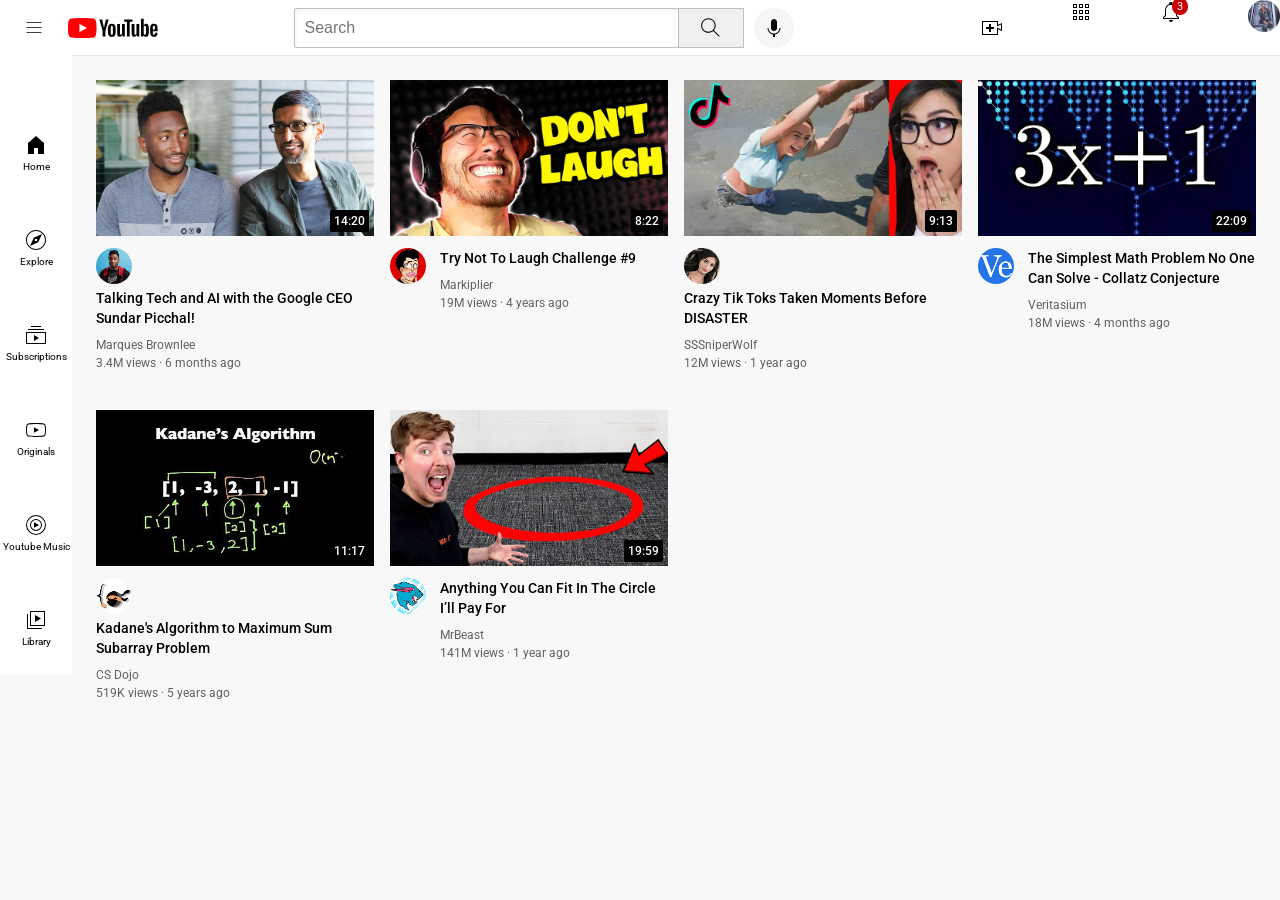
<file: index.html>
<!DOCTYPE html>
<html>
  <head>
    <title>Youtube.com Clone</title>

    <link rel="preconnect" href="https://fonts.googleapis.com" />
    <link rel="preconnect" href="https://fonts.gstatic.com" crossorigin />
    <link
      href="https://fonts.googleapis.com/css2?family=Roboto:wght@400;500;700&display=swap"
      rel="stylesheet"
    />

    <link rel="stylesheet" href="styles/general.css" />
    <link rel="stylesheet" href="styles/header.css" />
    <link rel="stylesheet" href="styles/video.css" />
    <link rel="stylesheet" href="styles/sidebar.css" />
  </head>
  <body>
    <div class="header">
      <div class="left-section">
        <img class="hamburger-menu" src="icons/hamburger-menu.svg" />
        <img class="youtube-logo" src="icons/youtube-logo.svg" />
      </div>
      <div class="middle-section">
        <input class="search-bar" type="text" placeholder="Search" />
        <button class="search-button">
          <img class="search-icon" src="icons/search.svg" />
          <div class="tooltip">Search</div>
        </button>
        <button class="voice-search-button">
          <img class="voice-search-icon" src="icons/voice-search-icon.svg" />
          <div class="tooltip">Search with your voice</div>
        </button>
      </div>
      <div class="right-section"></div>
      <div class="upload-icon-container">
        <img class="upload-icon" src="icons/upload.svg" />
        <div class="tooltip">Create</div>
      </div>

      <img class="youtube-apps-icon" src="icons/youtube-apps.svg" />
      <div class="notifications-icon-container">
        <img class="notifications-icon" src="icons/notifications.svg" />
        <div class="notifications-count">3</div>
      </div>
      <img
        class="current-user-picture"
        src="thumbnails/channel-pictures/channels4_profile.jpg"
      />
    </div>

    <div class="sidebar">
      <div class="sidebar-link">
        <img src="icons/home.svg" />
        <div>Home</div>
      </div>
      <div class="sidebar-link">
        <img src="icons/explore.svg" />
        <div>Explore</div>
      </div>
      <div class="sidebar-link">
        <img src="icons/subscriptions.svg" />
        <div>Subscriptions</div>
      </div>
      <div class="sidebar-link">
        <img src="icons/originals.svg" />
        <div>Originals</div>
      </div>
      <div class="sidebar-link">
        <img src="icons/youtube-music.svg" />
        <div>Youtube Music</div>
      </div>
      <div class="sidebar-link">
        <img src="icons/library.svg" />
        <div>Library</div>
      </div>
    </div>

    <div class="video-grid">
      <div class="video-preview">
        <div class="thumbnail-row">
          <img class="thumbnail" src="thumbnails/thumbnail-1.webp" />
          <div class="video-time">14:20</div>
        </div>
        <div>
          <div class="channel-pictures">
            <img
              class="profile-picture"
              src="thumbnails/channel-pictures/channel-1.jpeg"
            />
          </div>
          <div class="video-info">
            <p class="video-title">
              Talking Tech and AI with the Google CEO Sundar Picchal!
            </p>
            <p class="video-author">Marques Brownlee</p>
            <p class="video-stats">3.4M views &#183; 6 months ago</p>
          </div>
        </div>
      </div>

      <div class="video-preview">
        <div class="thumbnail-row">
          <img class="thumbnail" src="thumbnails/thumbnail-2.webp" />
          <div class="video-time">8:22</div>
        </div>
        <div class="video-info-grid">
          <div class="channel-pictures">
            <img
              class="profile-picture"
              src="thumbnails/channel-pictures/channel-2.jpeg"
            />
          </div>
          <div class="video-info">
            <p class="video-title">Try Not To Laugh Challenge #9</p>
            <p class="video-author">Markiplier</p>
            <p class="video-stats">19M views &#183; 4 years ago</p>
          </div>
        </div>
      </div>

      <div class="video-preview">
        <div class="thumbnail-row">
          <img class="thumbnail" src="thumbnails/thumbnail-3.webp" />
          <div class="video-time">9:13</div>
        </div>
        <div>
          <div class="channel-pictures">
            <img
              class="profile-picture"
              src="thumbnails/channel-pictures/channel-3.jpeg"
            />
          </div>
          <div class="video-info">
            <p class="video-title">
              Crazy Tik Toks Taken Moments Before DISASTER
            </p>
            <p class="video-author">SSSniperWolf</p>
            <p class="video-stats">12M views · 1 year ago</p>
          </div>
        </div>
      </div>

      <div class="video-preview">
        <div class="thumbnail-row">
          <img class="thumbnail" src="thumbnails/thumbnail-4.webp" />
          <div class="video-time">22:09</div>
        </div>
        <div class="video-info-grid">
          <div class="channel-pictures">
            <img
              class="profile-picture"
              src="thumbnails/channel-pictures/channel-4.jpeg"
            />
          </div>
          <div class="video-info">
            <p class="video-title">
              The Simplest Math Problem No One Can Solve - Collatz Conjecture
            </p>
            <p class="video-author">Veritasium</p>
            <p class="video-stats">18M views · 4 months ago</p>
          </div>
        </div>
      </div>

      <div class="video-preview">
        <div class="thumbnail-row">
          <img class="thumbnail" src="thumbnails/thumbnail-5.webp" />
          <div class="video-time">11:17</div>
        </div>
        <div>
          <div class="channel-pictures">
            <img
              class="profile-picture"
              src="thumbnails/channel-pictures/channel-5.jpeg"
            />
          </div>
          <div class="video-info">
            <p class="video-title">
              Kadane's Algorithm to Maximum Sum Subarray Problem
            </p>
            <p class="video-author">CS Dojo</p>
            <p class="video-stats">519K views · 5 years ago</p>
          </div>
        </div>
      </div>

      <div class="video-preview">
        <div class="thumbnail-row">
          <img class="thumbnail" src="thumbnails/thumbnail-6.webp" />
          <div class="video-time">19:59</div>
        </div>
        <div class="video-info-grid">
          <div class="channel-pictures">
            <img
              class="profile-picture"
              src="thumbnails/channel-pictures/channel-6.jpeg"
            />
          </div>
          <div class="video-info">
            <p class="video-title">
              Anything You Can Fit In The Circle I’ll Pay For
            </p>
            <p class="video-author">MrBeast</p>
            <p class="video-stats">141M views · 1 year ago</p>
          </div>
        </div>
      </div>
    </div>
  </body>
</html>
</file>
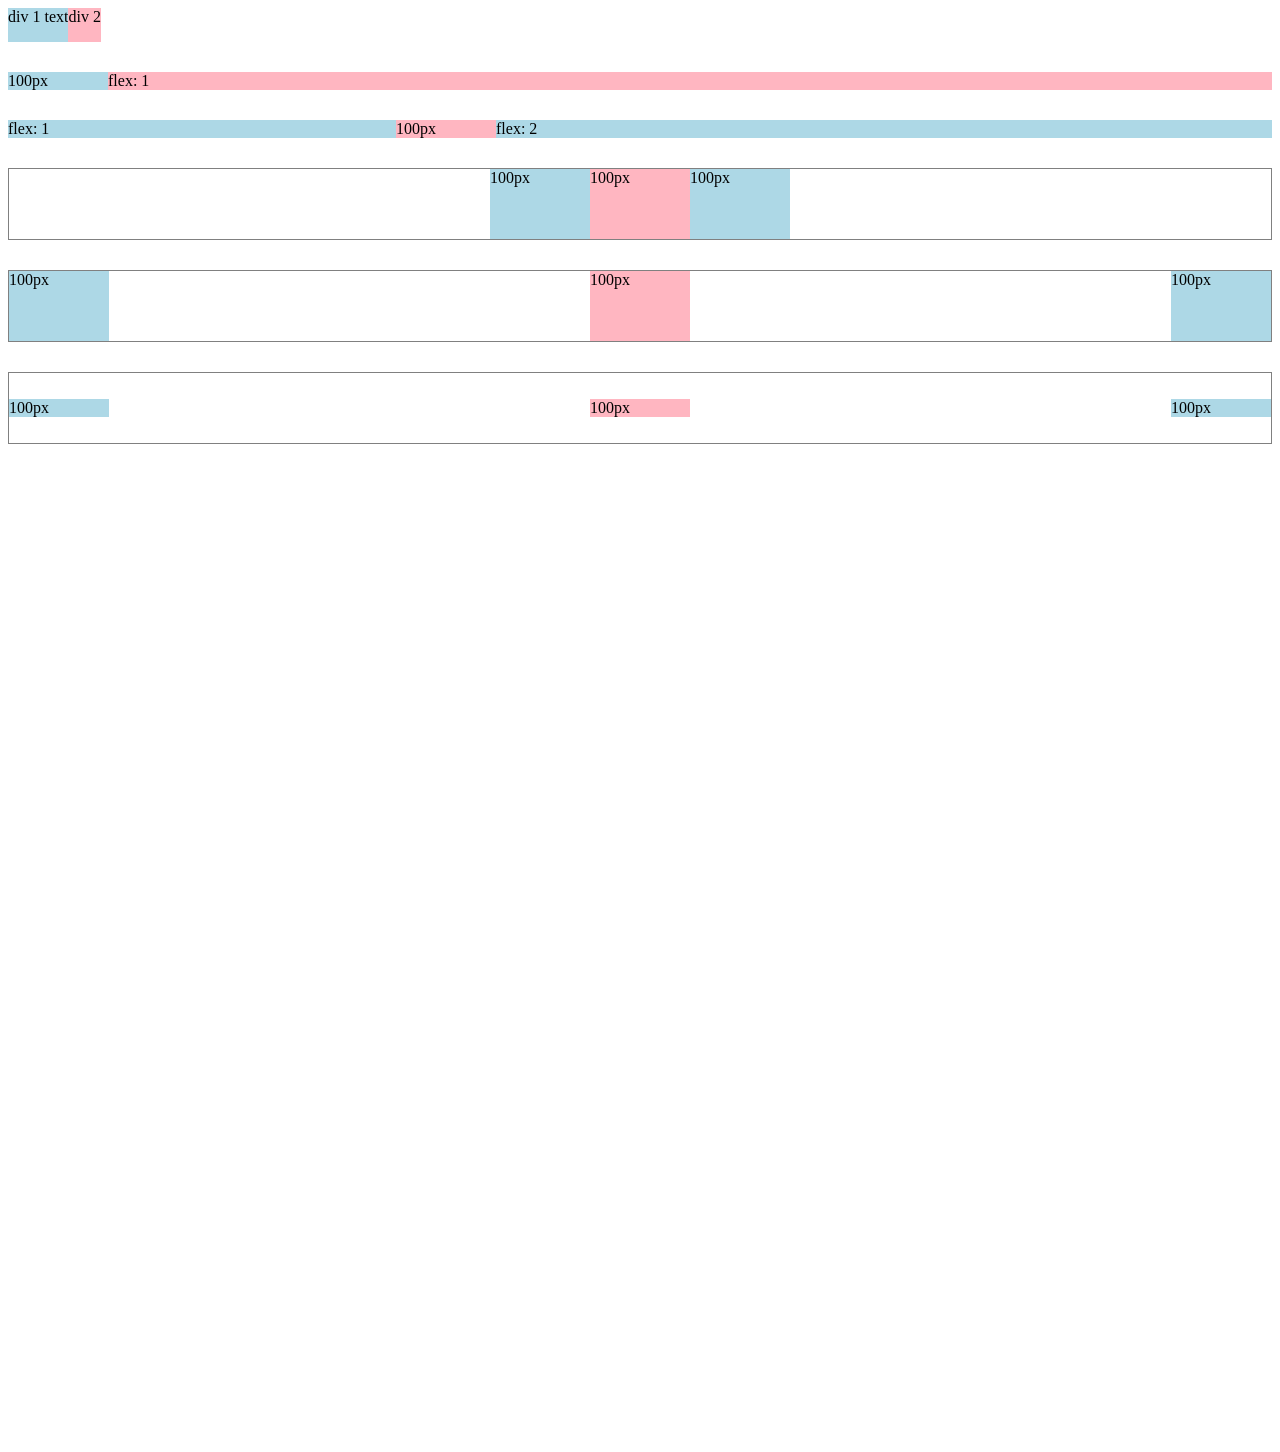
<file: flexbox.html>
<!DOCTYPE html>
<html>
  <head>
    <title>Flexbox Practice</title>
  </head>
  <body style="padding-bottom: 1000px;">
    <div style="
      display: flex;
      flex-direction: row;

      ">
      <div style="background-color:lightblue;">div 1 text</div>
      <div style="background-color:lightpink;">div 2 <p></p></div>
    </div>

    <div style="
      margin-top: 30px;
      display: flex;
      flex-direction: row;
    ">
      <div style="
      background-color:lightblue;
      width: 100px;
    ">100px</div>
      <div style="
      background-color:lightpink;
      flex: 1;
      ">flex: 1</div>
    </div>


          <div style="
            margin-top: 30px;
            display: flex;
            flex-direction: row;
          ">
            
            <div style="
            background-color:lightblue;
            flex: 1;
          ">flex: 1</div>
            <div style="
            background-color:lightpink;
            width: 100px;
          ">100px</div>
       <div style="
          background-color:lightblue;
          flex: 2;
     ">flex: 2</div>
    </div>

          <div style="
          margin-top: 30px;
          height: 70px;
          border-width: 1px;
          border-style: solid;
          border-color: gray;

          display: flex;
          flex-direction: row;
          justify-content: center;
        ">
          <div style="
          background-color:lightblue;
          width: 100px;
        ">100px</div>
          <div style="
          background-color:lightpink;
          width: 100px;
        ">100px</div>
      <div style="
        background-color:lightblue;
        width: 100px;
      ">100px</div>
      </div>

          <div style="
          margin-top: 30px;
          height: 70px;
          border-width: 1px;
          border-style: solid;
          border-color: gray;

          display: flex;
          flex-direction: row;
          justify-content: space-between;
        ">
          <div style="
          background-color:lightblue;
          width: 100px;
        ">100px</div>
          <div style="
          background-color:lightpink;
          width: 100px;
        ">100px</div>
      <div style="
        background-color:lightblue;
        width: 100px;
      ">100px</div>
      </div>

          <div style="
          margin-top: 30px;
          height: 70px;
          border-width: 1px;
          border-style: solid;
          border-color: gray;

          display: flex;
          flex-direction: row;
          justify-content: space-between;
          align-items: center;
        ">
          <div style="
          background-color:lightblue;
          width: 100px;
        ">100px</div>
          <div style="
          background-color:lightpink;
          width: 100px;
        ">100px</div>
      <div style="
        background-color:lightblue;
        width: 100px;
      ">100px</div>
      </div>
  </body>
</html>
</file>
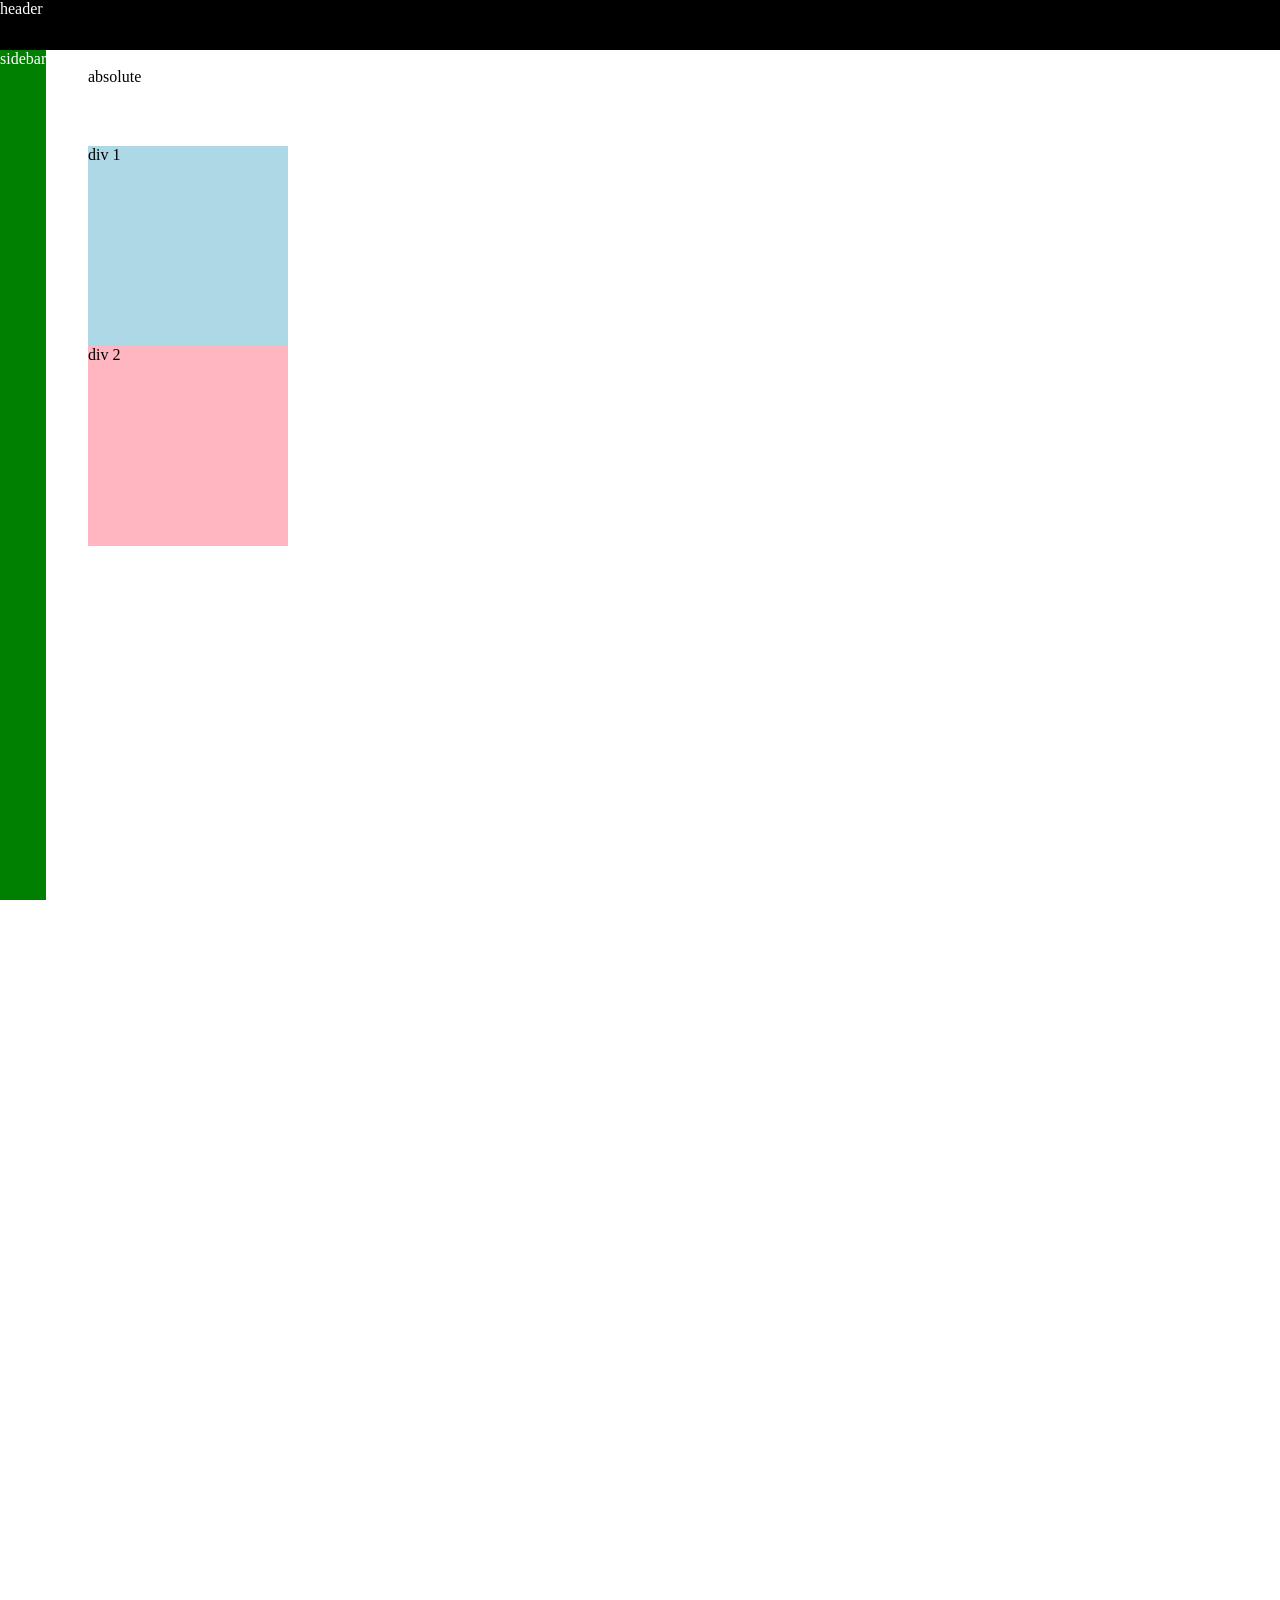
<file: position.html>
<!DOCTYPE html>
<html>
  <head>
    <title>Position Practice</title>
  </head>
  <body style="
  height: 3000px;
  padding-top: 60px;
  padding-left: 80px;
  ">
    <div style="
    background-color: black;
    color: white;
    position: fixed;
    top: 0;
    left: 0;
    right: 0;
    height: 50px;
      ">header</div>
      <div style="
      background-color: green;
      color: white;
      position: fixed;
      left: 0;
      bottom: 0;
      top: 50px;
      ">
      sidebar</div>
 
    <div>
      absolute
    </div>

    <div style="
    background-color: lightblue;
    height: 200px;
    width: 200px;
    position: static;
    margin-top: 60px;
    ">div 1</div>
    <div style="
    background-color: lightpink;
    height: 200px;
    width: 200px;
    ">div 2</div>
  </body>
</html>
</file>
<file: styles/general.css>
p {
  font-family: Roboto, Arial;
  margin-top: 0;
  margin-bottom: 0;
}

body {
  font-family: Roboto, Arial;
  margin: 0;
  padding-top: 80px;
  padding-left: 96px;
  padding-right: 24px;
  background-color: rgb(248, 248, 248);
}
</file>
<file: styles/header.css>
.header {
  height: 55px;

  display: flex;
  flex-direction: row;
  justify-content: space-between;

  position: fixed;
  top: 0;
  left: 0;
  right: 0;
  z-index: 100;

  background-color: white;
  border-bottom-width: 1px;
  border-bottom-style: solid;
  border-bottom-color: rgb(228, 228, 228); 
}


.left-section {
  display: flex;
  align-items: center;
}

.hamburger-menu {
  height: 20px;
  margin-left: 24px;
  margin-right: 24px;
}

.youtube-logo {
  height: 20px;
}

.middle-section {
  flex: 1;
  margin-left: 70px;
  margin-right: 35px;
  max-width: 500px;
  display: flex;
  align-items: center;
}

.search-bar {
  flex: 1;
  height: 36px;
  padding-left: 10px;
  font-size: 16px;
  border:1px solid rgb(192, 192, 192);
  border-radius: 2px;
  box-shadow: inset 1px 2px 5px  rgba(0, 0, 0, 0.05);
  width: 0;
}

.search-bar::placeholder {
  font-size: 16px;
}

.search-button {
  height: 40px;
  width: 66px;
  background-color: rgb(240, 240, 240);
  border-width: 1px;
  border-style: solid;
  border-color: rgb(192, 192, 192);
  margin-left: -1px;
  margin-right: 10px;
}

.search-button,
.voice-search-button,
.upload-icon-container {
  display: flex;
  justify-content: center;
  align-items: center;
  position: relative;
}

.search-button .tooltip,
.voice-search-button .tooltip,
.upload-icon-container .tooltip {
  font-family: Roboto, Arial;
  position: absolute;
  background-color: gray;
  color: white;
  padding-top: 4px;
  padding-bottom: 4px;
  padding-left: 4px;
  padding-right: 4px;
  border-radius: 2px;
  font-size: 12px;
  bottom: -30px;
  opacity: 0;
  transition: opacity 0.15s;
  pointer-events: none;
  white-space: nowrap;
}

.search-button:hover .tooltip,
.voice-search-button:hover .tooltip,
.upload-icon-container:hover .tooltip {
  opacity: 1;
}

.search-icon {
  height: 25px;
}

.voice-search-button {
  height: 40px;
  width: 40px;
  border-radius: 20px;
  border: none;
  background-color: rgb(245, 245, 245);
}

.voice-search-icon {
  height: 24px;
}

.right-section {
  width: 0px;
  margin-right: 20px;
  display: flex;
  align-items: center;
  justify-content: space-between;
  flex-shrink: 0;
}

.upload-icon {
  height: 24px;
}

.youtube-apps-icon {
  height: 24px;
}

.notifications-icon {
  height: 24px;
}

.notifications-icon-container {
  position: relative;
}

.notifications-count {
  position: absolute;
  top: -2px;
  right: -5px;
  background-color: rgb(200, 0, 0);
  color: white;
  font-family: Roboto, Arial;
  font-size: 11px;
  padding-right: 5px;
  padding-left: 5px;
  padding-top: 2px;
  padding-bottom: 2px;
  border-radius: 10px;
}

.current-user-picture {
  height: 32px;
  border-radius: 16px;
}
</file>
<file: styles/video.css>
.thumbnail {
  width: 100%;
}

.video-title {
  margin-top: 0;
  font-size: 14px;
  font-weight: 500;
  line-height: 20px;
  margin-bottom: 10px;
}

.video-info-grid {
  display: grid;
  grid-template-columns: 50px 1fr;
}

.profile-picture {
  width: 36px;
  border-radius: 50px;
}

.thumbnail-row {
  margin-bottom: 8px;
  position: relative;
}

.video-author,
.video-stats {
  font-size: 12px;
  color: rgb(96, 96, 96);
}

.video-author {
  margin-bottom: 4px;
}

.video-grid {
  display:grid;
  grid-template-columns: 1fr 1fr 1fr;
  column-gap: 16px;
  row-gap: 40px;
}

@media (max-width: 750px) {
  .video-grid {
    grid-template-columns: 1fr 1fr;
  }
}

@media (min-width: 751px) and (max-width: 999px) {
  .video-grid {
    grid-template-columns: 1fr 1fr 1fr;
  }
}

@media (min-width: 1000px) {
  .video-grid {
    grid-template-columns: 1fr 1fr 1fr 1fr;
  }
}

.video-time {
  font-family: Roboto, Arial;
  font-size: 12px;
  font-weight: 500;
  padding: 4px;
  border-radius: 2px;
  background-color: black;
  color: white;
  position: absolute;
  bottom: 8px;
  right: 5px;
}
</file>
<file: styles/sidebar.css>
.sidebar {
  position: fixed;
  left: 0;
  bottom: o;
  top: 55px;
  background-color: white;
  width: 72px;
  z-index: 200;
  padding-top: 50px;
}

.sidebar-link {
  height: 95px;
  display: flex;
  justify-content: center;
  align-items: center;
  flex-direction: column;
  cursor: pointer;
}

.sidebar-link:hover {
  background-color: rgb(235, 235, 235);
}

.sidebar-link img {
  height: 24px;
  margin-bottom: 4px;
}

.sidebar-link div {
  font-size: 10px;
}
</file>
